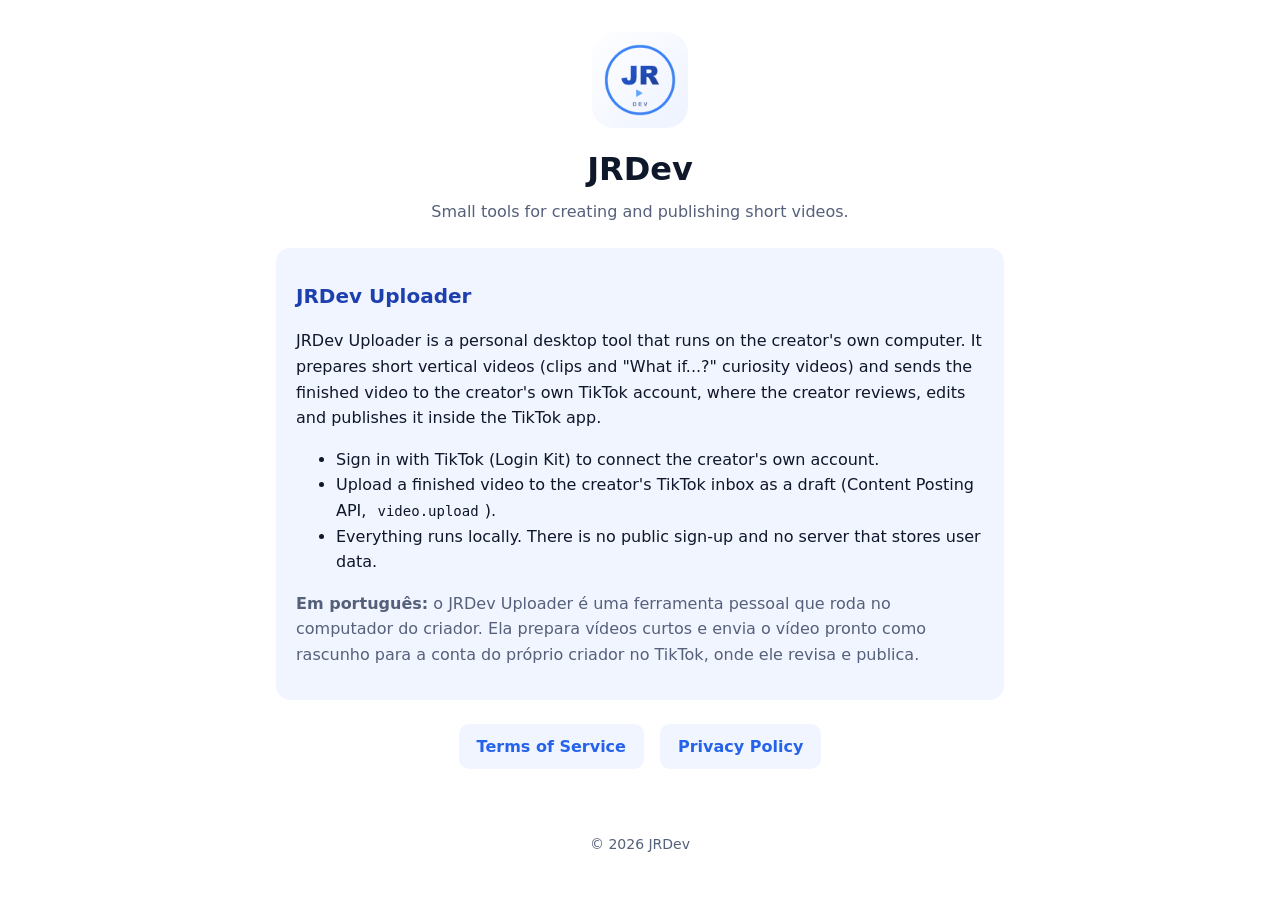
<file: index.html>
<!doctype html>
<html lang="en">
<head>
  <meta charset="utf-8">
  <meta name="viewport" content="width=device-width, initial-scale=1">
  <title>JRDev</title>
  <link rel="stylesheet" href="style.css">
  <link rel="icon" href="icon.png">
</head>
<body>
  <main>
    <header>
      <img src="icon.png" alt="JRDev" width="96" height="96">
      <h1>JRDev</h1>
      <p class="tag">Small tools for creating and publishing short videos.</p>
    </header>

    <section>
      <h2>JRDev Uploader</h2>
      <p>
        JRDev Uploader is a personal desktop tool that runs on the creator's own computer. It prepares short vertical videos
        (clips and "What if...?" curiosity videos) and sends the finished video to the creator's own TikTok account, where the
        creator reviews, edits and publishes it inside the TikTok app.
      </p>
      <ul>
        <li>Sign in with TikTok (Login Kit) to connect the creator's own account.</li>
        <li>Upload a finished video to the creator's TikTok inbox as a draft (Content Posting API, <code>video.upload</code>).</li>
        <li>Everything runs locally. There is no public sign-up and no server that stores user data.</li>
      </ul>
      <p lang="pt-BR" class="pt">
        <b>Em português:</b> o JRDev Uploader é uma ferramenta pessoal que roda no computador do criador. Ela prepara vídeos
        curtos e envia o vídeo pronto como rascunho para a conta do próprio criador no TikTok, onde ele revisa e publica.
      </p>
    </section>

    <nav>
      <a href="terms.html">Terms of Service</a>
      <a href="privacy.html">Privacy Policy</a>
    </nav>
  </main>
  <footer>© 2026 JRDev</footer>
</body>
</html>
</file>
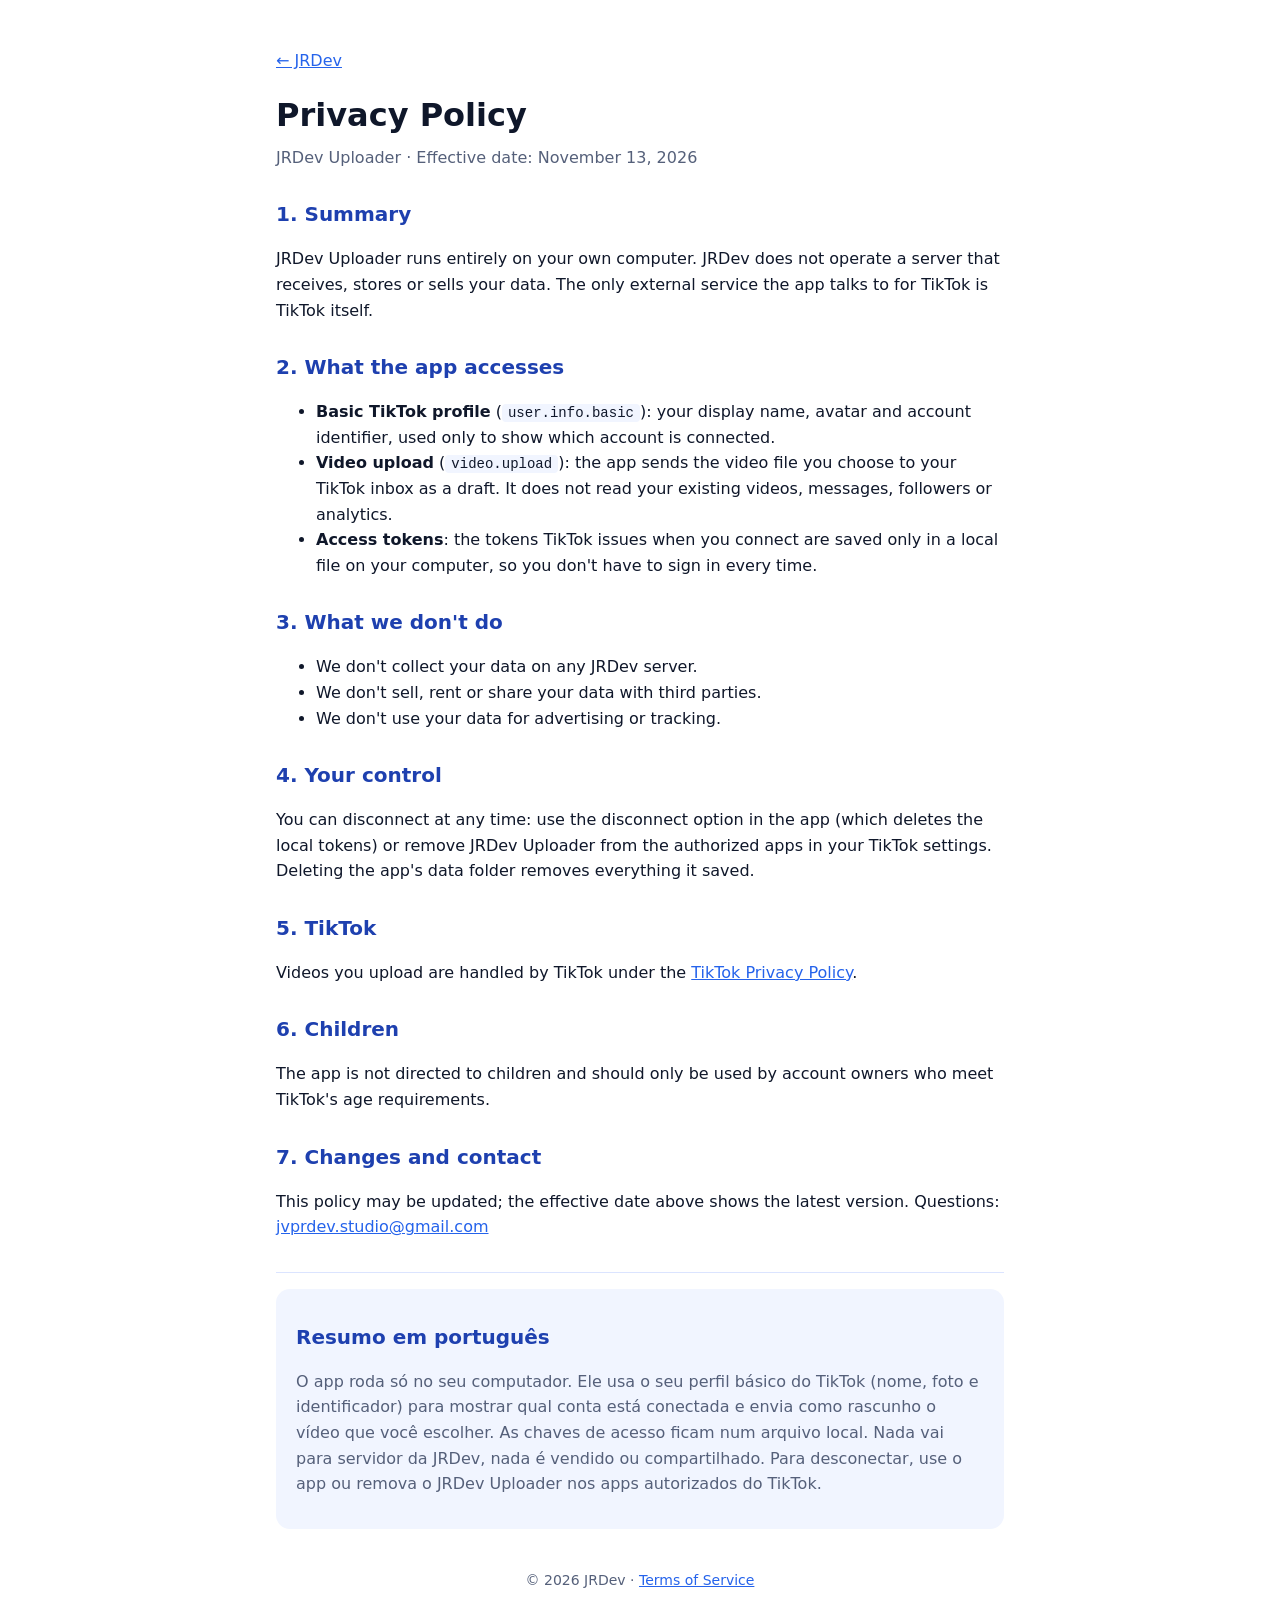
<file: privacy.html>
<!doctype html>
<html lang="en">
<head>
  <meta charset="utf-8">
  <meta name="viewport" content="width=device-width, initial-scale=1">
  <title>Privacy Policy · JRDev</title>
  <link rel="stylesheet" href="style.css">
  <link rel="icon" href="icon.png">
</head>
<body>
  <main>
    <p><a href="index.html">← JRDev</a></p>
    <h1>Privacy Policy</h1>
    <p class="meta">JRDev Uploader · Effective date: November 13, 2026</p>

    <h2>1. Summary</h2>
    <p>
      JRDev Uploader runs entirely on your own computer. JRDev does not operate a server that receives, stores or sells your
      data. The only external service the app talks to for TikTok is TikTok itself.
    </p>

    <h2>2. What the app accesses</h2>
    <ul>
      <li>
        <b>Basic TikTok profile</b> (<code>user.info.basic</code>): your display name, avatar and account identifier, used only
        to show which account is connected.
      </li>
      <li>
        <b>Video upload</b> (<code>video.upload</code>): the app sends the video file you choose to your TikTok inbox as a draft.
        It does not read your existing videos, messages, followers or analytics.
      </li>
      <li>
        <b>Access tokens</b>: the tokens TikTok issues when you connect are saved only in a local file on your computer, so you
        don't have to sign in every time.
      </li>
    </ul>

    <h2>3. What we don't do</h2>
    <ul>
      <li>We don't collect your data on any JRDev server.</li>
      <li>We don't sell, rent or share your data with third parties.</li>
      <li>We don't use your data for advertising or tracking.</li>
    </ul>

    <h2>4. Your control</h2>
    <p>
      You can disconnect at any time: use the disconnect option in the app (which deletes the local tokens) or remove
      JRDev Uploader from the authorized apps in your TikTok settings. Deleting the app's data folder removes everything it saved.
    </p>

    <h2>5. TikTok</h2>
    <p>
      Videos you upload are handled by TikTok under the
      <a href="https://www.tiktok.com/legal/privacy-policy" rel="noreferrer">TikTok Privacy Policy</a>.
    </p>

    <h2>6. Children</h2>
    <p>The app is not directed to children and should only be used by account owners who meet TikTok's age requirements.</p>

    <h2>7. Changes and contact</h2>
    <p>
      This policy may be updated; the effective date above shows the latest version. Questions:
      <a href="mailto:jvprdev.studio@gmail.com">jvprdev.studio@gmail.com</a>
    </p>

    <hr>
    <section lang="pt-BR" class="pt">
      <h2>Resumo em português</h2>
      <p>
        O app roda só no seu computador. Ele usa o seu perfil básico do TikTok (nome, foto e identificador) para mostrar qual
        conta está conectada e envia como rascunho o vídeo que você escolher. As chaves de acesso ficam num arquivo local.
        Nada vai para servidor da JRDev, nada é vendido ou compartilhado. Para desconectar, use o app ou remova o JRDev
        Uploader nos apps autorizados do TikTok.
      </p>
    </section>
  </main>
  <footer>© 2026 JRDev · <a href="terms.html">Terms of Service</a></footer>
</body>
</html>
</file>
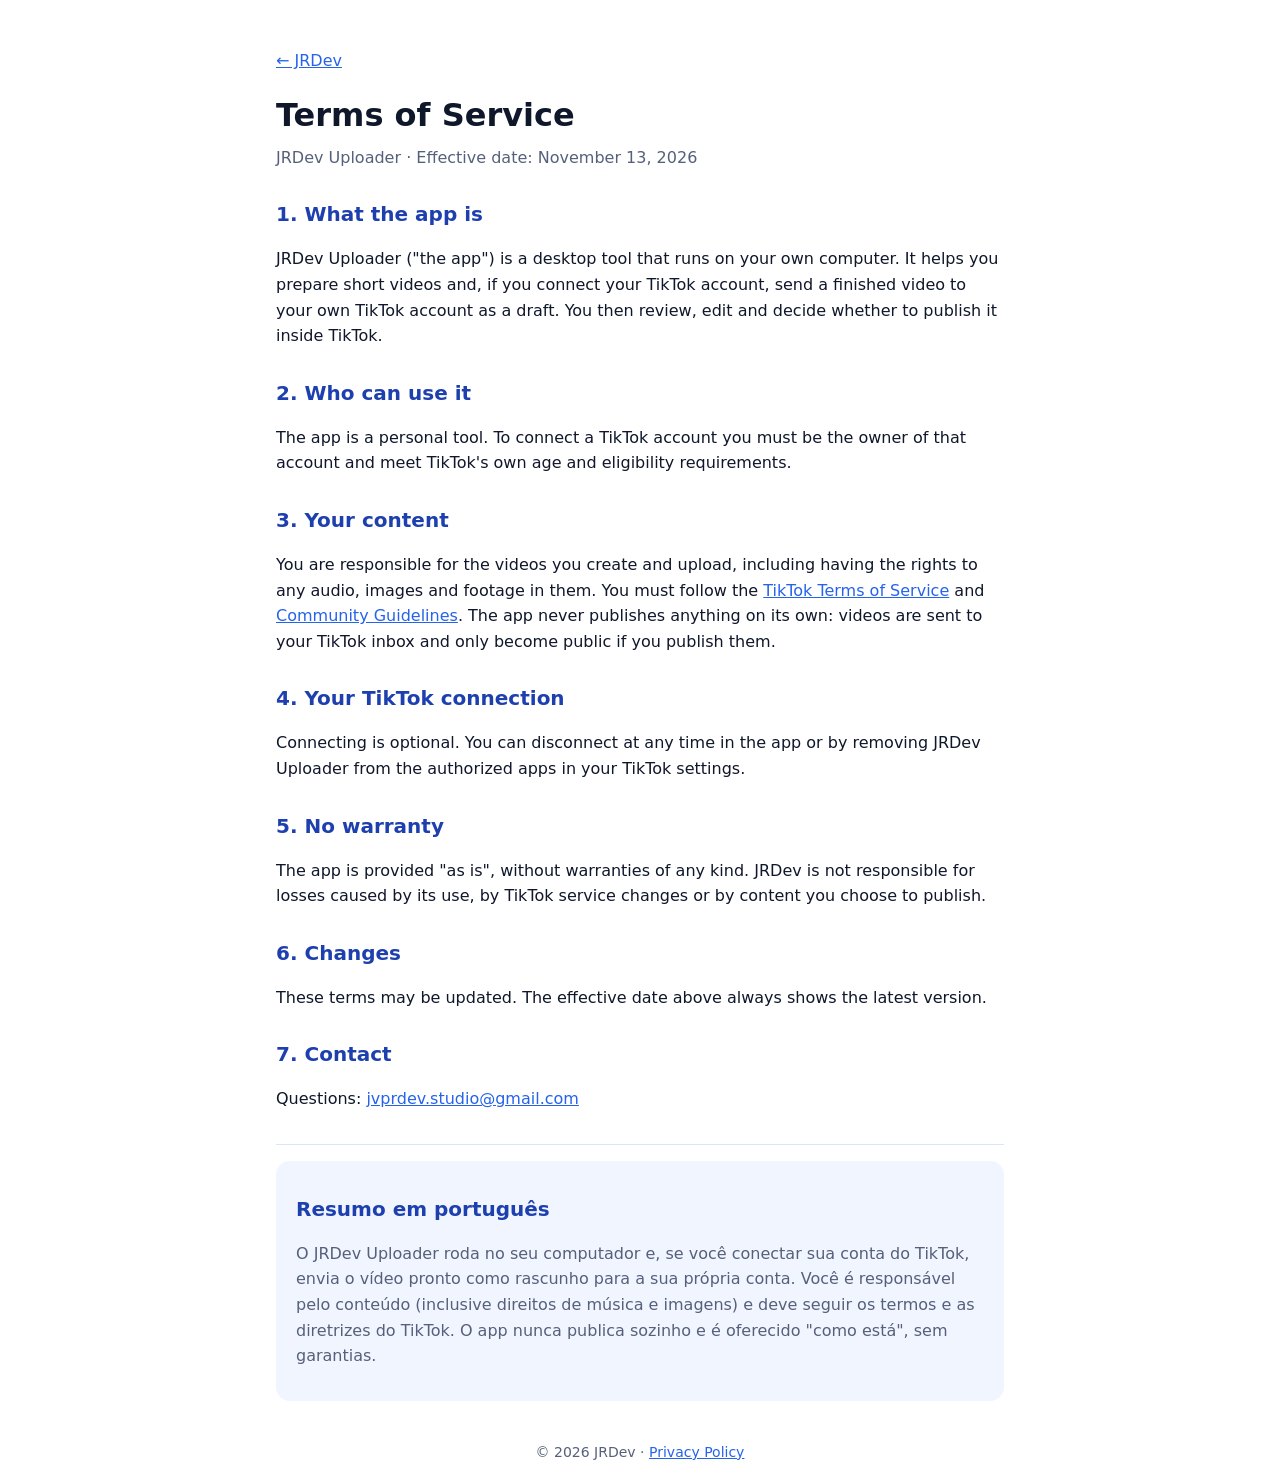
<file: terms.html>
<!doctype html>
<html lang="en">
<head>
  <meta charset="utf-8">
  <meta name="viewport" content="width=device-width, initial-scale=1">
  <title>Terms of Service · JRDev</title>
  <link rel="stylesheet" href="style.css">
  <link rel="icon" href="icon.png">
</head>
<body>
  <main>
    <p><a href="index.html">← JRDev</a></p>
    <h1>Terms of Service</h1>
    <p class="meta">JRDev Uploader · Effective date: November 13, 2026</p>

    <h2>1. What the app is</h2>
    <p>
      JRDev Uploader ("the app") is a desktop tool that runs on your own computer. It helps you prepare short videos and,
      if you connect your TikTok account, send a finished video to your own TikTok account as a draft. You then review,
      edit and decide whether to publish it inside TikTok.
    </p>

    <h2>2. Who can use it</h2>
    <p>
      The app is a personal tool. To connect a TikTok account you must be the owner of that account and meet TikTok's own
      age and eligibility requirements.
    </p>

    <h2>3. Your content</h2>
    <p>
      You are responsible for the videos you create and upload, including having the rights to any audio, images and footage
      in them. You must follow the <a href="https://www.tiktok.com/legal/terms-of-service" rel="noreferrer">TikTok Terms of Service</a>
      and <a href="https://www.tiktok.com/community-guidelines" rel="noreferrer">Community Guidelines</a>. The app never publishes
      anything on its own: videos are sent to your TikTok inbox and only become public if you publish them.
    </p>

    <h2>4. Your TikTok connection</h2>
    <p>
      Connecting is optional. You can disconnect at any time in the app or by removing JRDev Uploader from the authorized apps
      in your TikTok settings.
    </p>

    <h2>5. No warranty</h2>
    <p>
      The app is provided "as is", without warranties of any kind. JRDev is not responsible for losses caused by its use,
      by TikTok service changes or by content you choose to publish.
    </p>

    <h2>6. Changes</h2>
    <p>These terms may be updated. The effective date above always shows the latest version.</p>

    <h2>7. Contact</h2>
    <p>Questions: <a href="mailto:jvprdev.studio@gmail.com">jvprdev.studio@gmail.com</a></p>

    <hr>
    <section lang="pt-BR" class="pt">
      <h2>Resumo em português</h2>
      <p>
        O JRDev Uploader roda no seu computador e, se você conectar sua conta do TikTok, envia o vídeo pronto como rascunho
        para a sua própria conta. Você é responsável pelo conteúdo (inclusive direitos de música e imagens) e deve seguir os
        termos e as diretrizes do TikTok. O app nunca publica sozinho e é oferecido "como está", sem garantias.
      </p>
    </section>
  </main>
  <footer>© 2026 JRDev · <a href="privacy.html">Privacy Policy</a></footer>
</body>
</html>
</file>
<file: style.css>
:root { --bg: #ffffff; --panel: #f1f5ff; --text: #0f172a; --muted: #55607a; --gold: #1e40af; --teal: #2563eb; color-scheme: light; }
* { box-sizing: border-box; }
body { margin: 0; background: var(--bg); color: var(--text); font: 16px/1.6 system-ui, 'Segoe UI', Roboto, sans-serif; }
main { max-width: 760px; margin: 0 auto; padding: 32px 16px 24px; }
header { text-align: center; margin-bottom: 24px; }
header img { border-radius: 22px; }
h1 { margin: 8px 0 4px; font-size: 32px; }
h2 { margin: 28px 0 8px; font-size: 20px; color: var(--gold); }
.tag, .meta { color: var(--muted); margin: 0; }
a { color: var(--teal); }
code { background: var(--panel); padding: 1px 6px; border-radius: 4px; font-size: 14px; }
section { background: var(--panel); border-radius: 14px; padding: 4px 20px 16px; }
.pt { color: var(--muted); }
nav { display: flex; gap: 16px; justify-content: center; margin: 24px 0; flex-wrap: wrap; }
nav a { background: var(--panel); padding: 10px 18px; border-radius: 10px; text-decoration: none; font-weight: 600; }
hr { border: 0; border-top: 1px solid #dbe4ff; margin: 32px 0 16px; }
footer { text-align: center; color: var(--muted); font-size: 14px; padding: 16px; }
</file>
